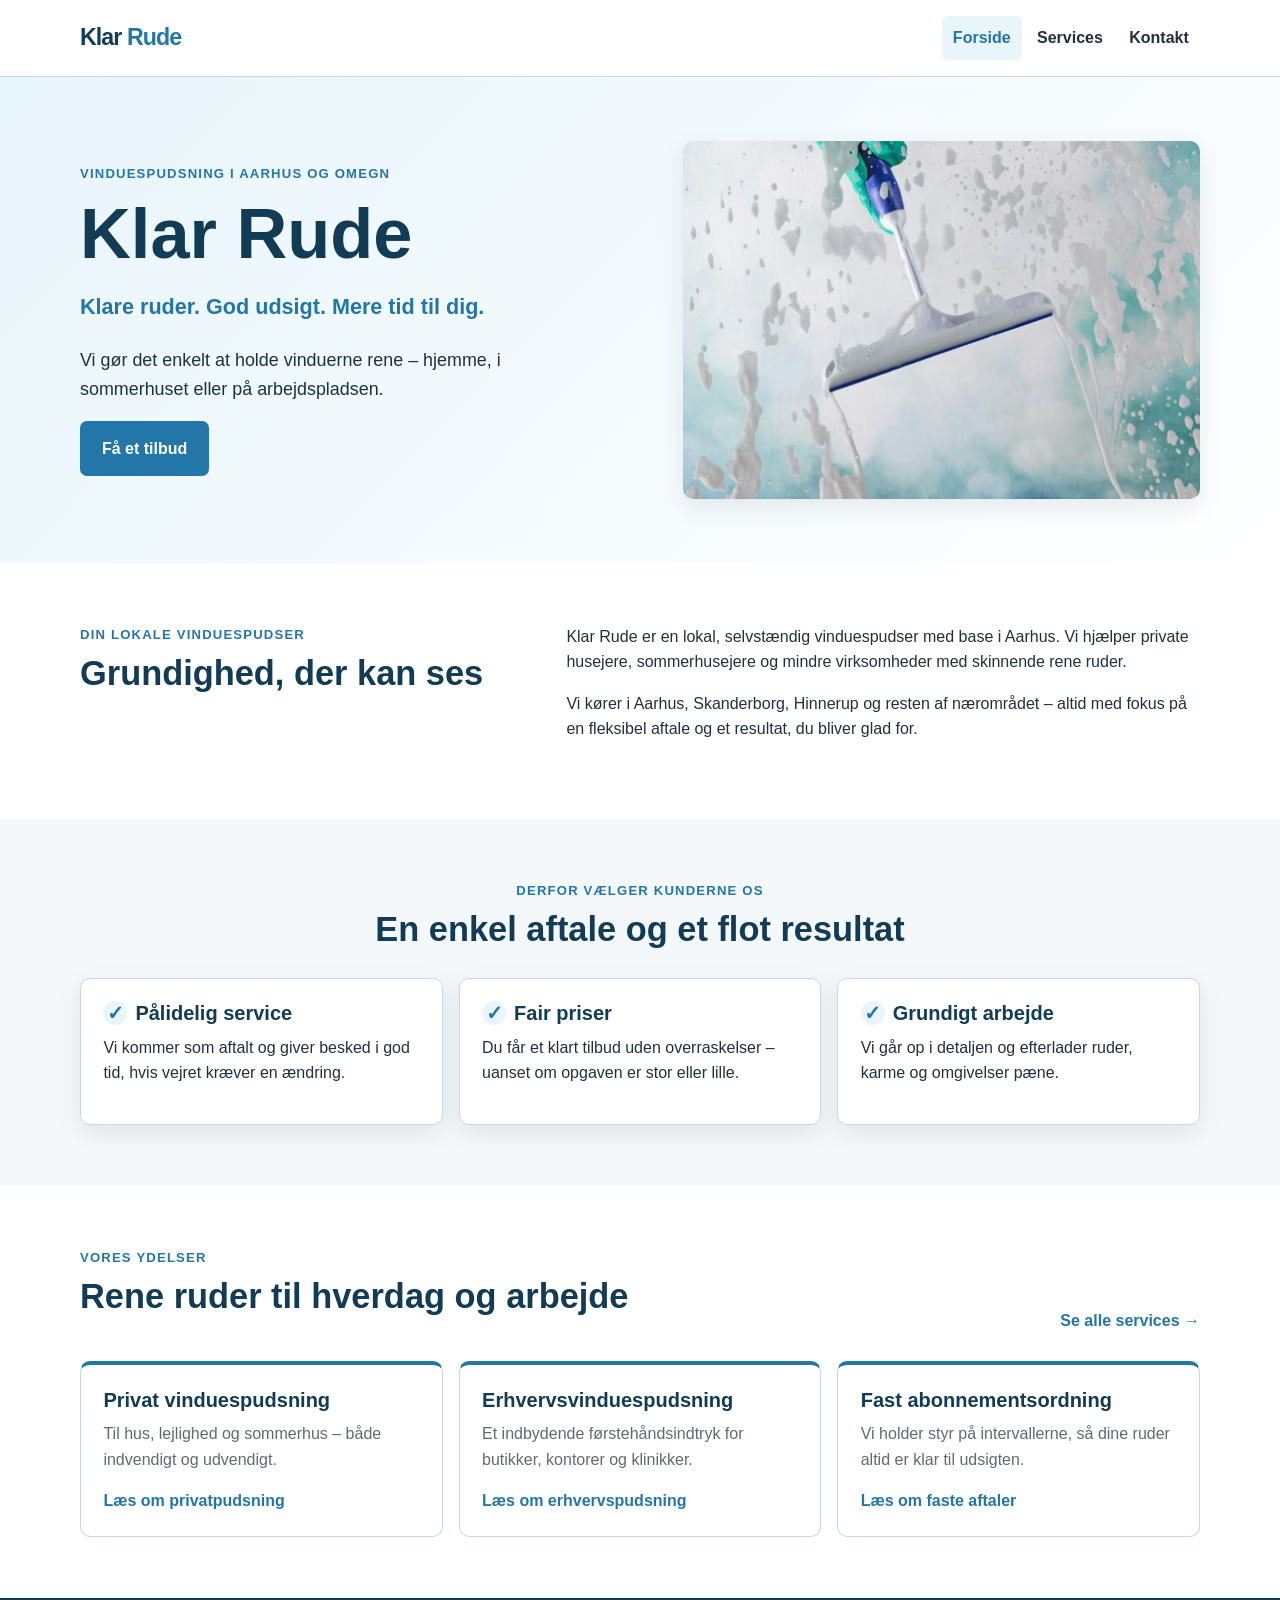
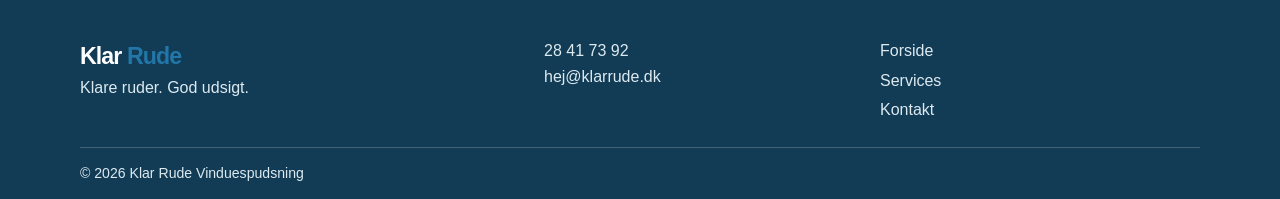
<file: index.html>
<!DOCTYPE html>
<html lang="da">
<head>
  <meta charset="UTF-8">
  <meta name="viewport" content="width=device-width, initial-scale=1.0">
  <meta name="description" content="Klar Rude leverer grundig vinduespudsning i Aarhus og omegn.">
  <title>Klar Rude | Vinduespudsning i Aarhus</title>
  <link rel="stylesheet" href="css/styles.css">
</head>
<body>
  <!-- Header og navigation -->
  <header class="site-header"><div class="container header-content"><a class="brand" href="index.html" aria-label="Klar Rude - forsiden">Klar <span>Rude</span></a><nav class="main-navigation" aria-label="Hovednavigation"><a class="active" href="index.html" aria-current="page">Forside</a><a href="services.html">Services</a><a href="contact.html">Kontakt</a></nav></div></header>
  <main>
    <!-- Hero-sektion -->
    <section class="hero"><div class="container hero-content"><div class="hero-text"><p class="eyebrow">Vinduespudsning i Aarhus og omegn</p><h1>Klar Rude</h1><p class="hero-slogan">Klare ruder. God udsigt. Mere tid til dig.</p><p>Vi gør det enkelt at holde vinduerne rene – hjemme, i sommerhuset eller på arbejdspladsen.</p><a class="button" href="contact.html">Få et tilbud</a></div><img src="images/professionel-vinduespudsning.jpg" alt="Placeholder-billede af professionel vinduespudsning"></div></section>
    <!-- Om virksomheden -->
    <section class="section"><div class="container intro-grid"><div><p class="eyebrow">Din lokale vinduespudser</p><h2>Grundighed, der kan ses</h2></div><div><p>Klar Rude er en lokal, selvstændig vinduespudser med base i Aarhus. Vi hjælper private husejere, sommerhusejere og mindre virksomheder med skinnende rene ruder.</p><p>Vi kører i Aarhus, Skanderborg, Hinnerup og resten af nærområdet – altid med fokus på en fleksibel aftale og et resultat, du bliver glad for.</p></div></div></section>
    <!-- Fordele -->
    <section class="section section-muted"><div class="container"><p class="eyebrow centered">Derfor vælger kunderne os</p><h2 class="centered">En enkel aftale og et flot resultat</h2><div class="card-grid benefits"><article class="info-card"><h3>Pålidelig service</h3><p>Vi kommer som aftalt og giver besked i god tid, hvis vejret kræver en ændring.</p></article><article class="info-card"><h3>Fair priser</h3><p>Du får et klart tilbud uden overraskelser – uanset om opgaven er stor eller lille.</p></article><article class="info-card"><h3>Grundigt arbejde</h3><p>Vi går op i detaljen og efterlader ruder, karme og omgivelser pæne.</p></article></div></div></section>
    <!-- Udvalgte services -->
    <section class="section"><div class="container"><div class="section-heading"><div><p class="eyebrow">Vores ydelser</p><h2>Rene ruder til hverdag og arbejde</h2></div><a class="text-link" href="services.html">Se alle services →</a></div><div class="card-grid"><article class="service-card"><h3>Privat vinduespudsning</h3><p>Til hus, lejlighed og sommerhus – både indvendigt og udvendigt.</p><a href="services.html#privat">Læs om privatpudsning</a></article><article class="service-card"><h3>Erhvervsvinduespudsning</h3><p>Et indbydende førstehåndsindtryk for butikker, kontorer og klinikker.</p><a href="images/Erhverv-pudsning.jpg">Læs om erhvervspudsning</a></article><article class="service-card"><h3>Fast abonnementsordning</h3><p>Vi holder styr på intervallerne, så dine ruder altid er klar til udsigten.</p><a href="services.html#abonnement">Læs om faste aftaler</a></article></div></div></section>
  </main>
  <!-- Footer -->
  <footer class="site-footer"><div class="container footer-content"><div><a class="brand" href="index.html">Klar <span>Rude</span></a><p>Klare ruder. God udsigt.</p></div><div><p><a href="tel:+4528417392">28 41 73 92</a><br><a href="mailto:hej@klarrude.dk">hej@klarrude.dk</a></p></div><nav aria-label="Footer-navigation"><a href="index.html">Forside</a><a href="services.html">Services</a><a href="contact.html">Kontakt</a></nav></div><div class="container footer-bottom"><p>© 2026 Klar Rude Vinduespudsning</p></div></footer>
</body>
</html>
</file>
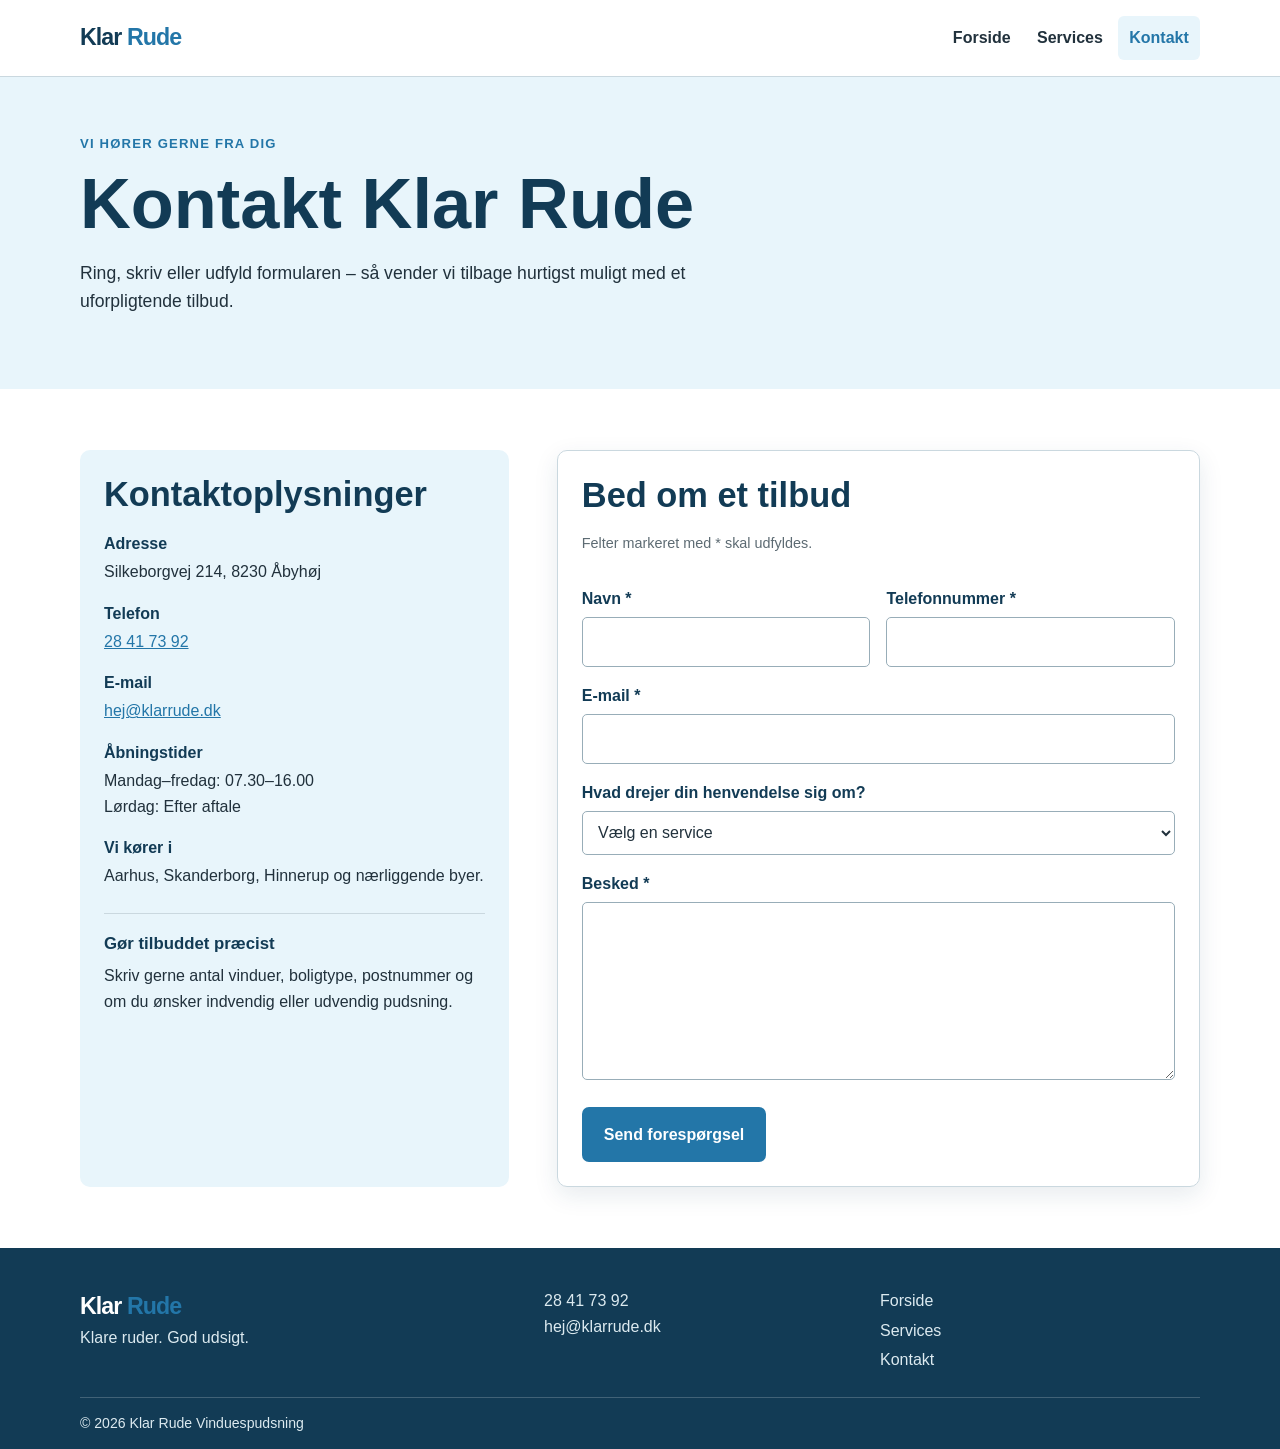
<file: contact.html>
<!DOCTYPE html>
<html lang="da"><head><meta charset="UTF-8"><meta name="viewport" content="width=device-width, initial-scale=1.0"><meta name="description" content="Kontakt Klar Rude for et uforpligtende tilbud på vinduespudsning."><title>Kontakt | Klar Rude</title><link rel="stylesheet" href="css/styles.css"></head>
<body>
  <!-- Header og navigation -->
  <header class="site-header"><div class="container header-content"><a class="brand" href="index.html" aria-label="Klar Rude - forsiden">Klar <span>Rude</span></a><nav class="main-navigation" aria-label="Hovednavigation"><a href="index.html">Forside</a><a href="services.html">Services</a><a class="active" href="contact.html" aria-current="page">Kontakt</a></nav></div></header>
  <main>
    <!-- Sideintroduktion -->
    <section class="page-banner"><div class="container"><p class="eyebrow">Vi hører gerne fra dig</p><h1>Kontakt Klar Rude</h1><p>Ring, skriv eller udfyld formularen – så vender vi tilbage hurtigst muligt med et uforpligtende tilbud.</p></div></section>
    <!-- Kontaktoplysninger og formular -->
    <section class="section"><div class="container contact-layout"><aside class="contact-details"><h2>Kontaktoplysninger</h2><dl><dt>Adresse</dt><dd>Silkeborgvej 214, 8230 Åbyhøj</dd><dt>Telefon</dt><dd><a href="tel:+4528417392">28 41 73 92</a></dd><dt>E-mail</dt><dd><a href="mailto:hej@klarrude.dk">hej@klarrude.dk</a></dd><dt>Åbningstider</dt><dd>Mandag–fredag: 07.30–16.00<br>Lørdag: Efter aftale</dd><dt>Vi kører i</dt><dd>Aarhus, Skanderborg, Hinnerup og nærliggende byer.</dd></dl><div class="contact-tip"><h3>Gør tilbuddet præcist</h3><p>Skriv gerne antal vinduer, boligtype, postnummer og om du ønsker indvendig eller udvendig pudsning.</p></div></aside><form class="contact-form" action="#" method="post"><h2>Bed om et tilbud</h2><p class="form-intro">Felter markeret med * skal udfyldes.</p><div class="form-row"><div><label for="name">Navn *</label><input id="name" name="name" type="text" required></div><div><label for="phone">Telefonnummer *</label><input id="phone" name="phone" type="tel" required></div></div><label for="email">E-mail *</label><input id="email" name="email" type="email" required><label for="service">Hvad drejer din henvendelse sig om?</label><select id="service" name="service"><option value="">Vælg en service</option><option>Privat vinduespudsning</option><option>Erhvervsvinduespudsning</option><option>Fast abonnementsordning</option><option>Andet</option></select><label for="message">Besked *</label><textarea id="message" name="message" rows="6" required></textarea><button class="button" type="submit">Send forespørgsel</button></form></div></section>
  </main>
  <!-- Footer -->
  <footer class="site-footer"><div class="container footer-content"><div><a class="brand" href="index.html">Klar <span>Rude</span></a><p>Klare ruder. God udsigt.</p></div><div><p><a href="tel:+4528417392">28 41 73 92</a><br><a href="mailto:hej@klarrude.dk">hej@klarrude.dk</a></p></div><nav aria-label="Footer-navigation"><a href="index.html">Forside</a><a href="services.html">Services</a><a href="contact.html">Kontakt</a></nav></div><div class="container footer-bottom"><p>© 2026 Klar Rude Vinduespudsning</p></div></footer>
</body></html>
</file>
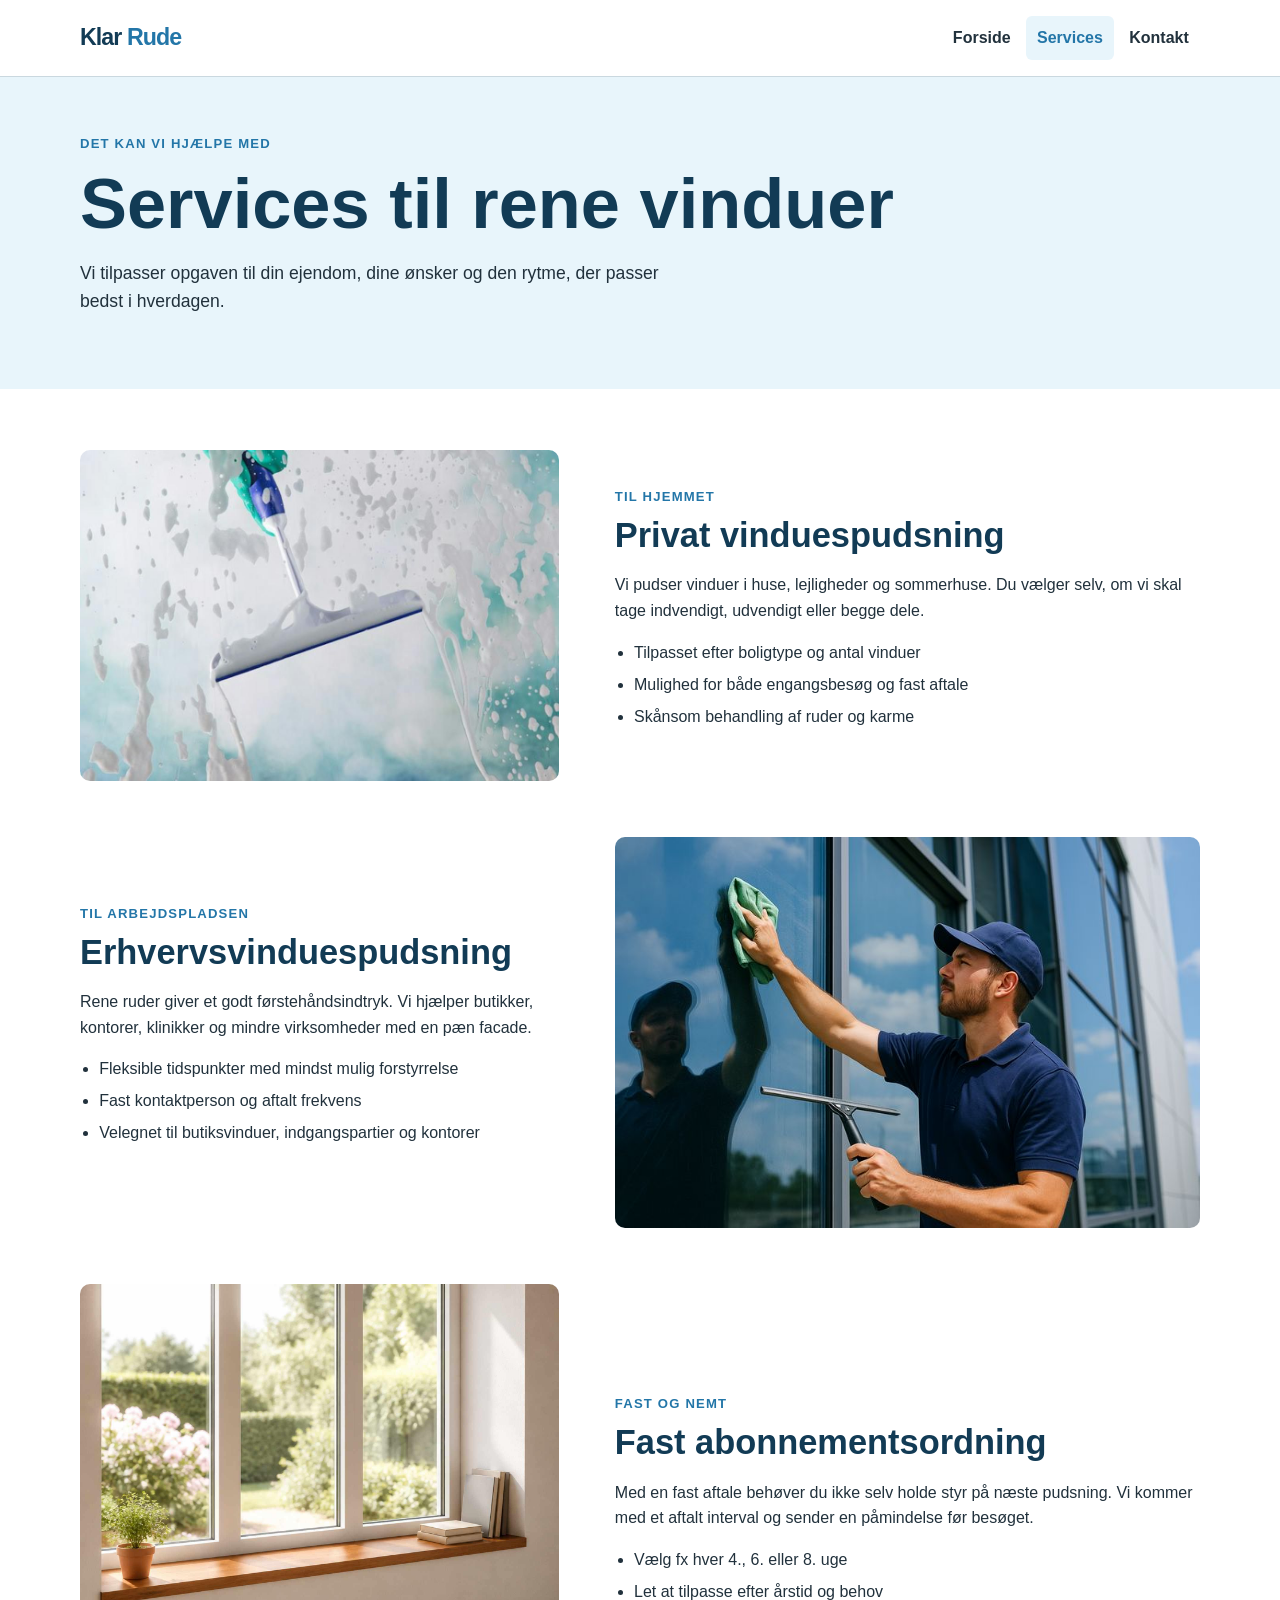
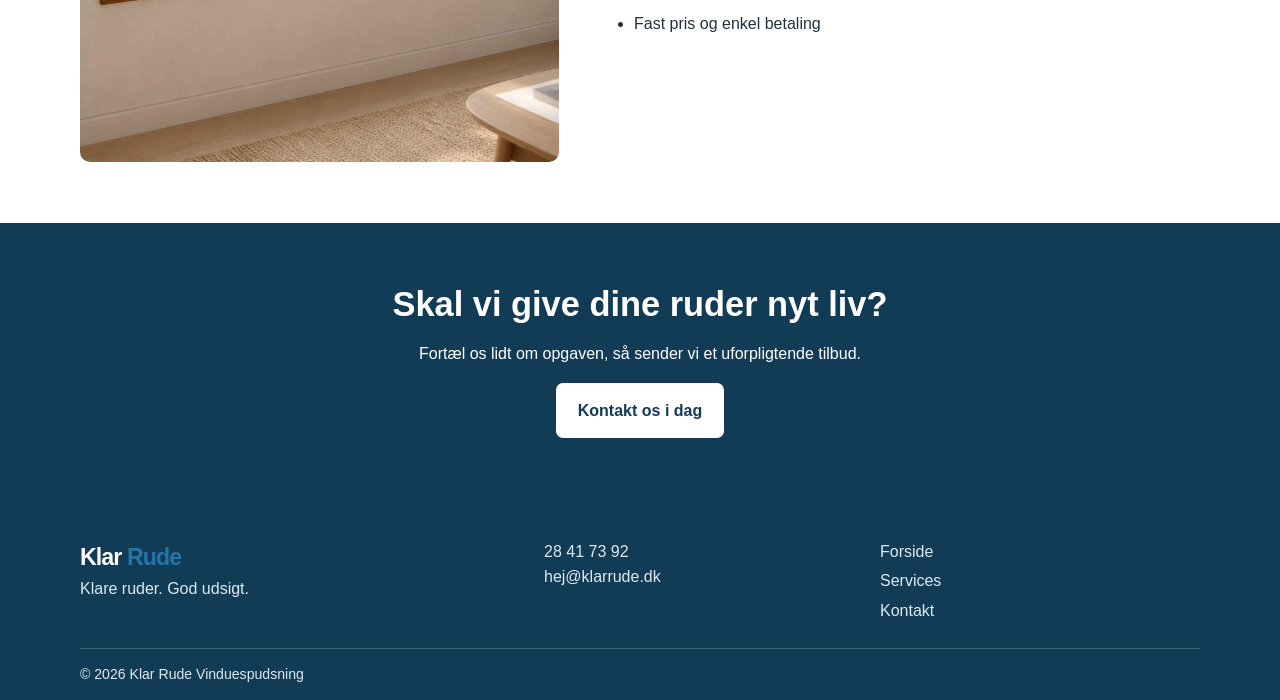
<file: services.html>
<!DOCTYPE html>
<html lang="da"><head><meta charset="UTF-8"><meta name="viewport" content="width=device-width, initial-scale=1.0"><meta name="description" content="Se services fra Klar Rude: privat- og erhvervsvinduespudsning samt faste aftaler."><title>Services | Klar Rude</title><link rel="stylesheet" href="css/styles.css"></head>
<body>
  <!-- Header og navigation -->
  <header class="site-header"><div class="container header-content"><a class="brand" href="index.html" aria-label="Klar Rude - forsiden">Klar <span>Rude</span></a><nav class="main-navigation" aria-label="Hovednavigation"><a href="index.html">Forside</a><a class="active" href="services.html" aria-current="page">Services</a><a href="contact.html">Kontakt</a></nav></div></header>
  <main>
    <!-- Sideintroduktion -->
    <section class="page-banner"><div class="container"><p class="eyebrow">Det kan vi hjælpe med</p><h1>Services til rene vinduer</h1><p>Vi tilpasser opgaven til din ejendom, dine ønsker og den rytme, der passer bedst i hverdagen.</p></div></section>
    <!-- Serviceoversigt -->
    <section class="section"><div class="container service-list">
      <article class="detailed-service" id="privat"><img src="images/professionel-vinduespudsning.jpg" alt="Placeholder-billede af vinduespudsning ved privat bolig"><div><p class="eyebrow">Til hjemmet</p><h2>Privat vinduespudsning</h2><p>Vi pudser vinduer i huse, lejligheder og sommerhuse. Du vælger selv, om vi skal tage indvendigt, udvendigt eller begge dele.</p><ul><li>Tilpasset efter boligtype og antal vinduer</li><li>Mulighed for både engangsbesøg og fast aftale</li><li>Skånsom behandling af ruder og karme</li></ul></div></article>
      <article class="detailed-service" id="erhverv"><img src="images/Erhverv-pudsning.jpg" alt="Placeholder-billede af vinduespudsning ved virksomhed"><div><p class="eyebrow">Til arbejdspladsen</p><h2>Erhvervsvinduespudsning</h2><p>Rene ruder giver et godt førstehåndsindtryk. Vi hjælper butikker, kontorer, klinikker og mindre virksomheder med en pæn facade.</p><ul><li>Fleksible tidspunkter med mindst mulig forstyrrelse</li><li>Fast kontaktperson og aftalt frekvens</li><li>Velegnet til butiksvinduer, indgangspartier og kontorer</li></ul></div></article>
      <article class="detailed-service" id="abonnement"><img src="images/rene-vinduer.jpg" alt="Placeholder-billede af vinduer med klar udsigt"><div><p class="eyebrow">Fast og nemt</p><h2>Fast abonnementsordning</h2><p>Med en fast aftale behøver du ikke selv holde styr på næste pudsning. Vi kommer med et aftalt interval og sender en påmindelse før besøget.</p><ul><li>Vælg fx hver 4., 6. eller 8. uge</li><li>Let at tilpasse efter årstid og behov</li><li>Fast pris og enkel betaling</li></ul></div></article>
    </div></section>
    <!-- Kontaktopfordring -->
    <section class="cta-section"><div class="container"><h2>Skal vi give dine ruder nyt liv?</h2><p>Fortæl os lidt om opgaven, så sender vi et uforpligtende tilbud.</p><a class="button button-light" href="contact.html">Kontakt os i dag</a></div></section>
  </main>
  <!-- Footer -->
  <footer class="site-footer"><div class="container footer-content"><div><a class="brand" href="index.html">Klar <span>Rude</span></a><p>Klare ruder. God udsigt.</p></div><div><p><a href="tel:+4528417392">28 41 73 92</a><br><a href="mailto:hej@klarrude.dk">hej@klarrude.dk</a></p></div><nav aria-label="Footer-navigation"><a href="index.html">Forside</a><a href="services.html">Services</a><a href="contact.html">Kontakt</a></nav></div><div class="container footer-bottom"><p>© 2026 Klar Rude Vinduespudsning</p></div></footer>
</body></html>
</file>
<file: css/styles.css>
:root { --navy: #123b55; --blue: #2376a8; --sky: #e8f5fb; --pale: #f5f8fa; --text: #21313c; --muted: #5d6b73; --white: #fff; --border: #cad8df; --shadow: 0 8px 24px rgb(18 59 85 / 10%); --radius: 10px; --max-width: 1120px; }
* { box-sizing: border-box; }
html { scroll-behavior: smooth; }
body { margin: 0; color: var(--text); background: var(--white); font-family: Arial, Helvetica, sans-serif; font-size: 1rem; line-height: 1.6; }
img { display: block; max-width: 100%; }
a { color: var(--blue); }
a:hover { color: var(--navy); }
a:focus-visible, button:focus-visible, input:focus-visible, select:focus-visible, textarea:focus-visible { outline: 3px solid #f4a340; outline-offset: 3px; }
h1, h2, h3, p { margin-top: 0; }
h1, h2, h3 { color: var(--navy); line-height: 1.2; }
h1 { font-size: clamp(2.3rem, 6vw, 4.4rem); margin-bottom: .8rem; }
h2 {font-size: clamp(1.5rem, 3.4vw, 2.15rem);margin-bottom: 1rem;}
h3 { font-size: 1.25rem; margin-bottom: .6rem; }
.container { width: min(100% - 2rem, var(--max-width)); margin-inline: auto; }
.site-header { background: var(--white); border-bottom: 1px solid var(--border); }
.header-content { display: flex; flex-wrap: wrap; align-items: center; justify-content: space-between; gap: .6rem 1rem; min-height: 76px; }
.brand { color: var(--navy); font-size: 1.45rem; font-weight: 800; letter-spacing: -.04em; text-decoration: none; }
.brand span { color: var(--blue); }
.main-navigation, .site-footer nav { display: flex; gap: .25rem; }
.main-navigation a { color: var(--text); font-weight: 700; padding: .55rem .7rem; text-decoration: none; border-radius: 6px; }
.main-navigation a:hover, .main-navigation a.active { color: var(--blue); background: var(--sky); }
.hero { padding: 2.5rem 0; background: linear-gradient(135deg, var(--sky), var(--white)); }
.hero-content { display: grid; gap: 2rem; align-items: center; }
.hero-text { max-width: 590px; }
.hero-text > p:not(.eyebrow) { font-size: 1.12rem; max-width: 52ch; }
.hero-slogan { color: var(--blue); font-size: 1.35rem !important; font-weight: 700; }
.hero img { width: 100%; border-radius: var(--radius); box-shadow: var(--shadow); }
.eyebrow { color: var(--blue); font-size: .82rem; font-weight: 800; letter-spacing: .09em; margin-bottom: .5rem; text-transform: uppercase; }
.button { display: inline-block; padding: .8rem 1.25rem; color: var(--white); background: var(--blue); border: 2px solid var(--blue); border-radius: 7px; cursor: pointer; font: inherit; font-weight: 700; text-decoration: none; transition: background .2s, transform .2s; }
.button:hover { color: var(--white); background: var(--navy); border-color: var(--navy); transform: translateY(-2px); }
.section { padding: 3.8rem 0; }
.section-muted { background: var(--pale); }
.intro-grid, .contact-layout { display: grid; gap: 1.5rem; }
.centered { text-align: center; }
.card-grid { display: grid; gap: 1rem; margin-top: 1.75rem; }
.info-card, .service-card { padding: 1.4rem; border: 1px solid var(--border); border-radius: var(--radius); background: var(--white); }
.info-card { box-shadow: var(--shadow); }
.info-card h3::before { content: "✓"; display: inline-grid; place-items: center; width: 1.5rem; height: 1.5rem; margin-right: .5rem; color: var(--blue); background: var(--sky); border-radius: 50%; }
.service-card { border-top: 4px solid var(--blue); }
.service-card p { color: var(--muted); }
.service-card a, .text-link { font-weight: 700; text-decoration: none; }
.section-heading { display: flex; flex-wrap: wrap; align-items: end; justify-content: space-between; gap: 1rem; }
.page-banner { padding: 3.5rem 0; background: var(--sky); }
.page-banner p:last-child { max-width: 62ch; font-size: 1.1rem; }
.service-list { display: grid; gap: 3.5rem; }
.detailed-service { display: grid; gap: 1.5rem; align-items: center; scroll-margin-top: 1rem; }
.detailed-service img { width: 100%; border-radius: var(--radius); }
.detailed-service ul { padding-left: 1.2rem; }
.detailed-service li { margin-bottom: .4rem; }
.cta-section { padding: 3.8rem 0; text-align: center; color: var(--white); background: var(--navy); }
.cta-section h2 { color: var(--white); }
.button-light { color: var(--navy); background: var(--white); border-color: var(--white); }
.button-light:hover { color: var(--white); background: var(--blue); border-color: var(--blue); }
.contact-details { padding: 1.5rem; background: var(--sky); border-radius: var(--radius); }
dl { margin: 0; }
dt { margin-top: 1rem; color: var(--navy); font-weight: 800; }
dt:first-child { margin-top: 0; }
dd { margin: .15rem 0 0; }
.contact-tip { margin-top: 1.5rem; padding-top: 1.25rem; border-top: 1px solid var(--border); }
.contact-tip h3 { font-size: 1.05rem; }
.contact-form { padding: 1.5rem; border: 1px solid var(--border); border-radius: var(--radius); box-shadow: var(--shadow); }
.form-intro { color: var(--muted); font-size: .9rem; }
.contact-form label { display: block; margin: 1rem 0 .35rem; color: var(--navy); font-weight: 700; }
.contact-form input, .contact-form select, .contact-form textarea { width: 100%; padding: .7rem; color: var(--text); border: 1px solid #98adb8; border-radius: 5px; font: inherit; background: var(--white); }
.contact-form textarea { resize: vertical; }
.contact-form .button { margin-top: 1.25rem; }
.site-footer { padding-top: 2.5rem; color: #dceaf0; background: var(--navy); }
.site-footer .brand { color: var(--white); }
.site-footer a { color: #dceaf0; text-decoration: none; }
.site-footer a:hover { color: var(--white); text-decoration: underline; }
.footer-content { display: grid; gap: 1rem; padding-bottom: 1.5rem; }
.site-footer nav { flex-direction: column; }
.footer-bottom { padding: .9rem 0; border-top: 1px solid rgb(255 255 255 / 20%); font-size: .88rem; }
.footer-bottom p, .site-footer p { margin-bottom: 0; }
@media (min-width: 620px) { .hero { padding: 4rem 0; } .card-grid { grid-template-columns: repeat(3, 1fr); } .form-row { display: grid; grid-template-columns: 1fr 1fr; gap: 1rem; } .footer-content { grid-template-columns: 1.4fr 1fr 1fr; } }
@media (min-width: 800px) { .hero-content { grid-template-columns: 1.05fr .95fr; } .intro-grid { grid-template-columns: .8fr 1.2fr; gap: 4rem; } .detailed-service { grid-template-columns: .9fr 1.1fr; gap: 3.5rem; } .detailed-service:nth-child(even) img { order: 2; } .contact-layout { grid-template-columns: .8fr 1.2fr; gap: 3rem; } }
</file>
